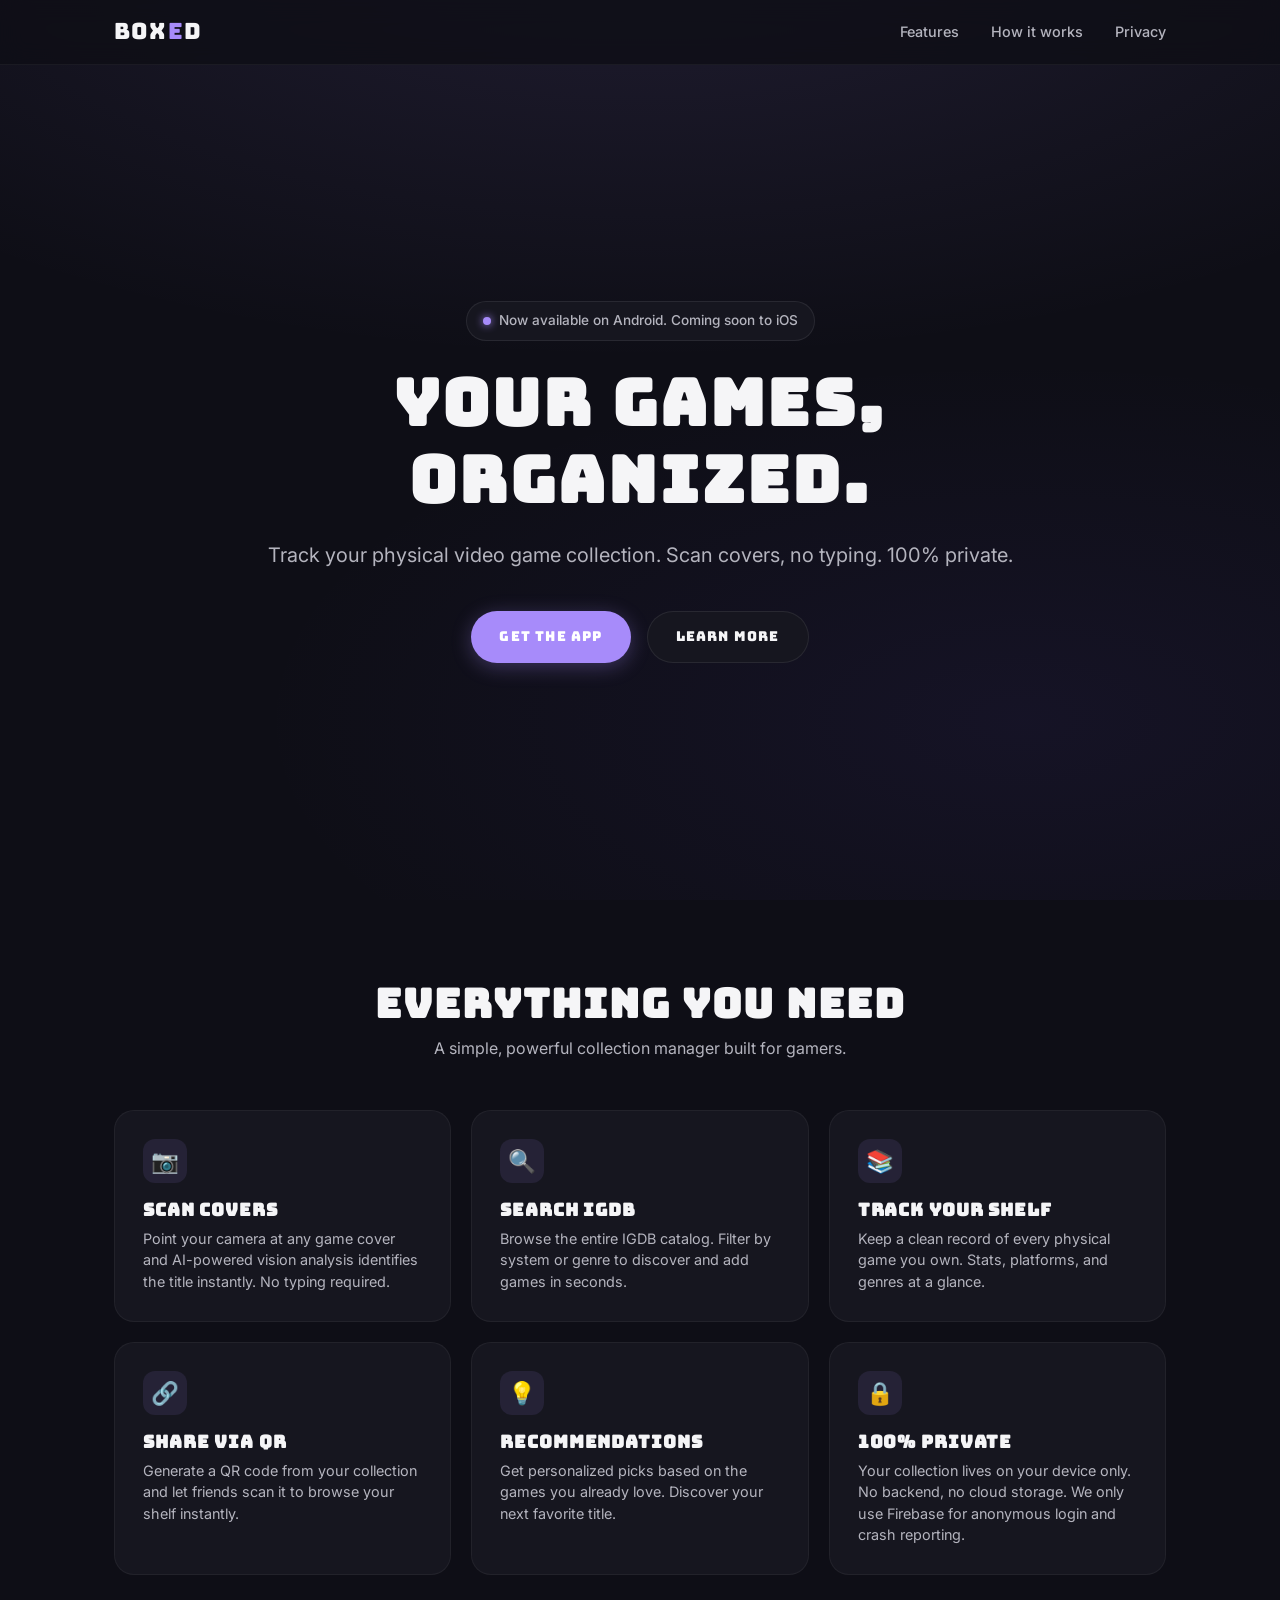
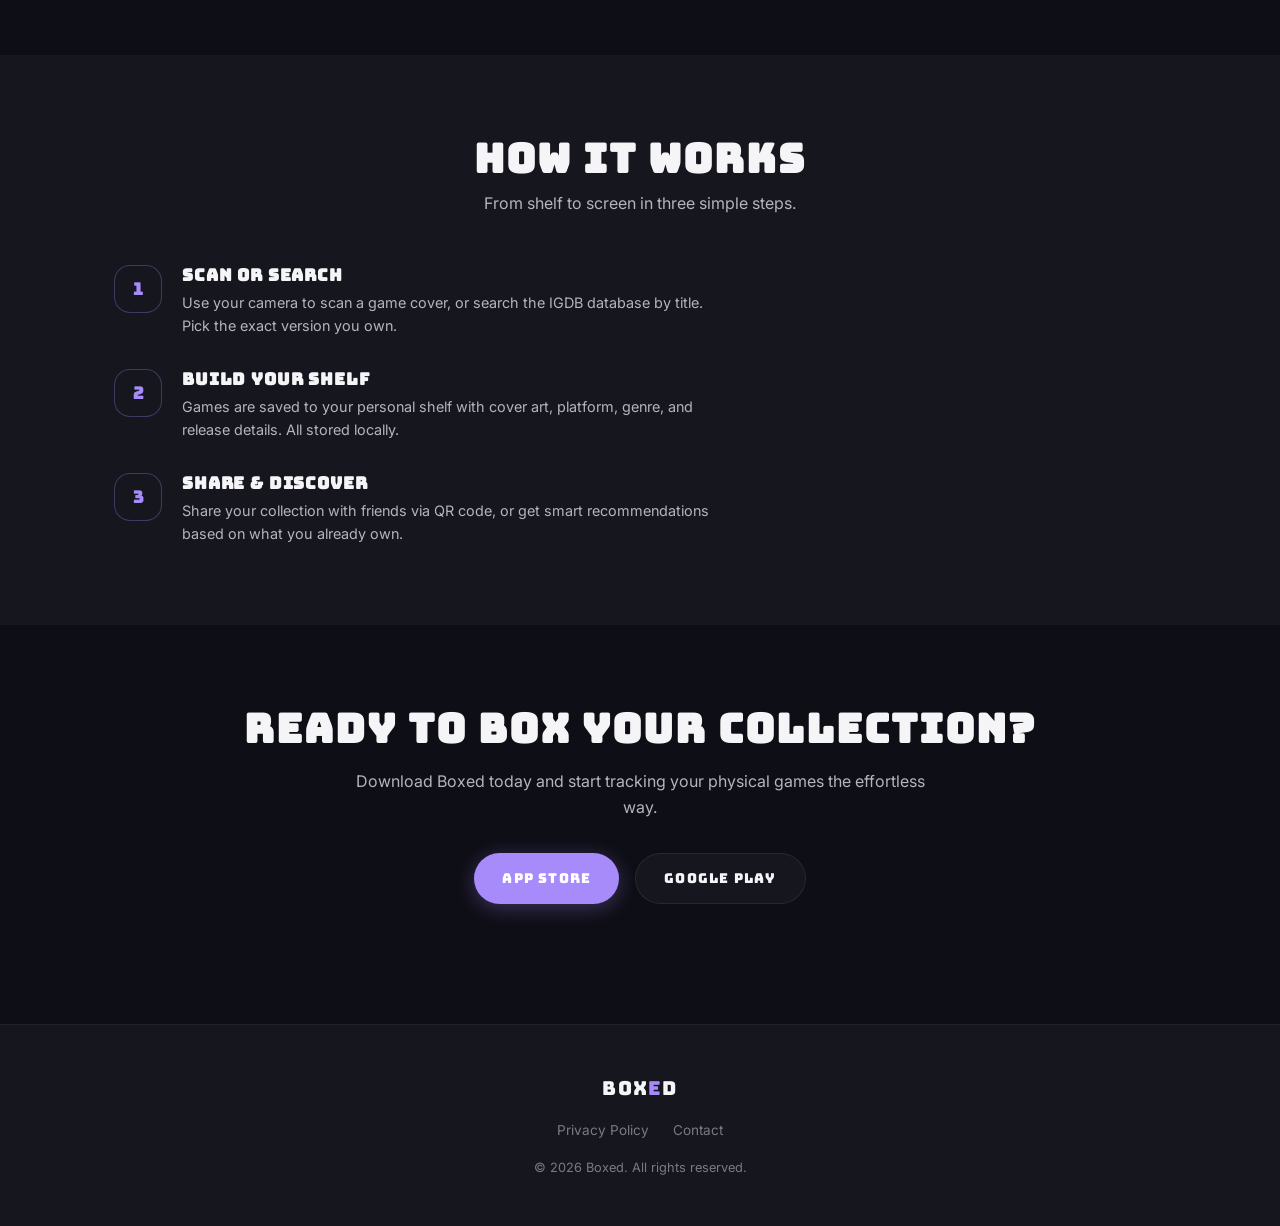
<file: docs/index.html>
<!DOCTYPE html>
<html lang="en">
<head>
  <meta charset="UTF-8">
  <meta name="viewport" content="width=device-width, initial-scale=1.0">
  <meta name="description" content="Track your physical video game collection. Scan covers, no typing. 100% private.">
  <meta name="theme-color" content="#A78BFA">
  <title>Boxed — Track Your Game Collection</title>
  <link rel="stylesheet" href="style.css">
  <link rel="icon" type="image/png" href="../web/favicon.png">
</head>
<body>

  <header class="header">
    <div class="container header-inner">
      <div class="logo">Box<span>e</span>d</div>
      <nav class="nav">
        <a href="#features">Features</a>
        <a href="#how-it-works">How it works</a>
        <a href="privacy.html">Privacy</a>
      </nav>
    </div>
  </header>

  <section class="hero">
    <div class="container hero-content">
      <div class="hero-badge">
        <span class="dot"></span>
        Now available on Android. Coming soon to iOS
      </div>
      <h1>Your Games,<br>Organized.</h1>
      <p>Track your physical video game collection. Scan covers, no typing. 100% private.</p>
      <div class="cta-group">
        <a href="#download" class="btn btn-primary">Get the App</a>
        <a href="#features" class="btn btn-secondary">Learn More</a>
      </div>
    </div>
  </section>

  <section id="features" class="section">
    <div class="container">
      <h2 style="text-align:center; margin-bottom:8px;">Everything you need</h2>
      <p style="text-align:center; margin:0 auto 0;">A simple, powerful collection manager built for gamers.</p>

      <div class="features-grid">
        <div class="card">
          <div class="card-icon">📷</div>
          <h3>Scan Covers</h3>
          <p>Point your camera at any game cover and AI-powered vision analysis identifies the title instantly. No typing required.</p>
        </div>
        <div class="card">
          <div class="card-icon">🔍</div>
          <h3>Search IGDB</h3>
          <p>Browse the entire IGDB catalog. Filter by system or genre to discover and add games in seconds.</p>
        </div>
        <div class="card">
          <div class="card-icon">📚</div>
          <h3>Track Your Shelf</h3>
          <p>Keep a clean record of every physical game you own. Stats, platforms, and genres at a glance.</p>
        </div>
        <div class="card">
          <div class="card-icon">🔗</div>
          <h3>Share via QR</h3>
          <p>Generate a QR code from your collection and let friends scan it to browse your shelf instantly.</p>
        </div>
        <div class="card">
          <div class="card-icon">💡</div>
          <h3>Recommendations</h3>
          <p>Get personalized picks based on the games you already love. Discover your next favorite title.</p>
        </div>
        <div class="card">
          <div class="card-icon">🔒</div>
          <h3>100% Private</h3>
          <p>Your collection lives on your device only. No backend, no cloud storage. We only use Firebase for anonymous login and crash reporting.</p>
        </div>
      </div>
    </div>
  </section>

  <section id="how-it-works" class="section" style="background: var(--surface);">
    <div class="container">
      <h2 style="text-align:center; margin-bottom:8px;">How it works</h2>
      <p style="text-align:center; margin:0 auto 0;">From shelf to screen in three simple steps.</p>

      <div class="steps">
        <div class="step">
          <div class="step-number">1</div>
          <div class="step-content">
            <h3>Scan or Search</h3>
            <p>Use your camera to scan a game cover, or search the IGDB database by title. Pick the exact version you own.</p>
          </div>
        </div>
        <div class="step">
          <div class="step-number">2</div>
          <div class="step-content">
            <h3>Build Your Shelf</h3>
            <p>Games are saved to your personal shelf with cover art, platform, genre, and release details. All stored locally.</p>
          </div>
        </div>
        <div class="step">
          <div class="step-number">3</div>
          <div class="step-content">
            <h3>Share & Discover</h3>
            <p>Share your collection with friends via QR code, or get smart recommendations based on what you already own.</p>
          </div>
        </div>
      </div>
    </div>
  </section>

  <section id="download" class="section">
    <div class="container" style="text-align:center;">
      <h2 style="margin-bottom:16px;">Ready to box your collection?</h2>
      <p style="margin:0 auto 32px;">Download Boxed today and start tracking your physical games the effortless way.</p>
      <div class="cta-group">
        <a href="#" class="btn btn-primary" onclick="alert('Coming soon to the App Store!')">App Store</a>
        <a href="https://play.google.com/store/apps/details?id=com.apps4fun.boxed" class="btn btn-secondary" target="_blank">Google Play</a>
      </div>
    </div>
  </section>

  <footer class="footer">
    <div class="container footer-inner">
      <div class="logo" style="font-size:1.2rem;">Box<span>e</span>d</div>
      <div class="footer-links">
        <a href="privacy.html">Privacy Policy</a>
        <a href="mailto:support@boxed.app">Contact</a>
      </div>
      <p class="copyright">© <span id="year"></span> Boxed. All rights reserved.</p>
    </div>
  </footer>

  <script>
    document.getElementById('year').textContent = new Date().getFullYear();
  </script>

</body>
</html>
</file>
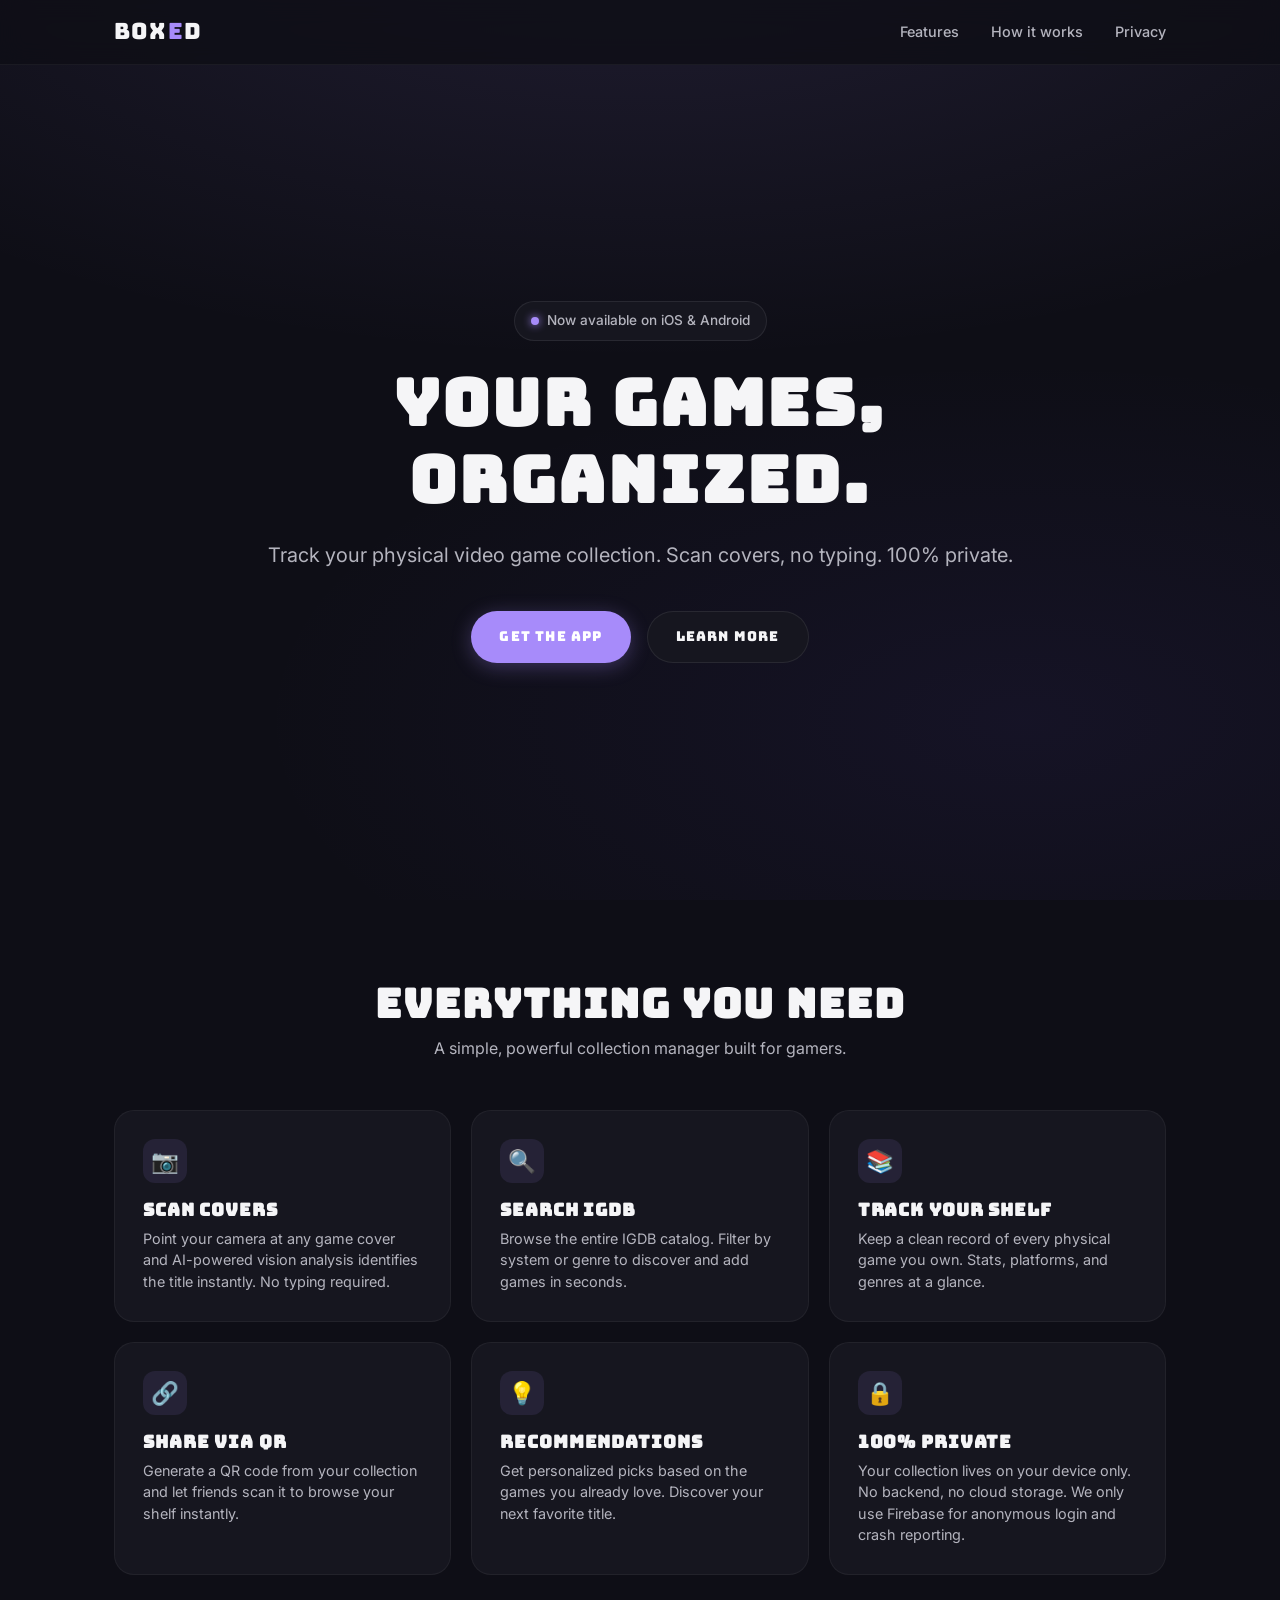
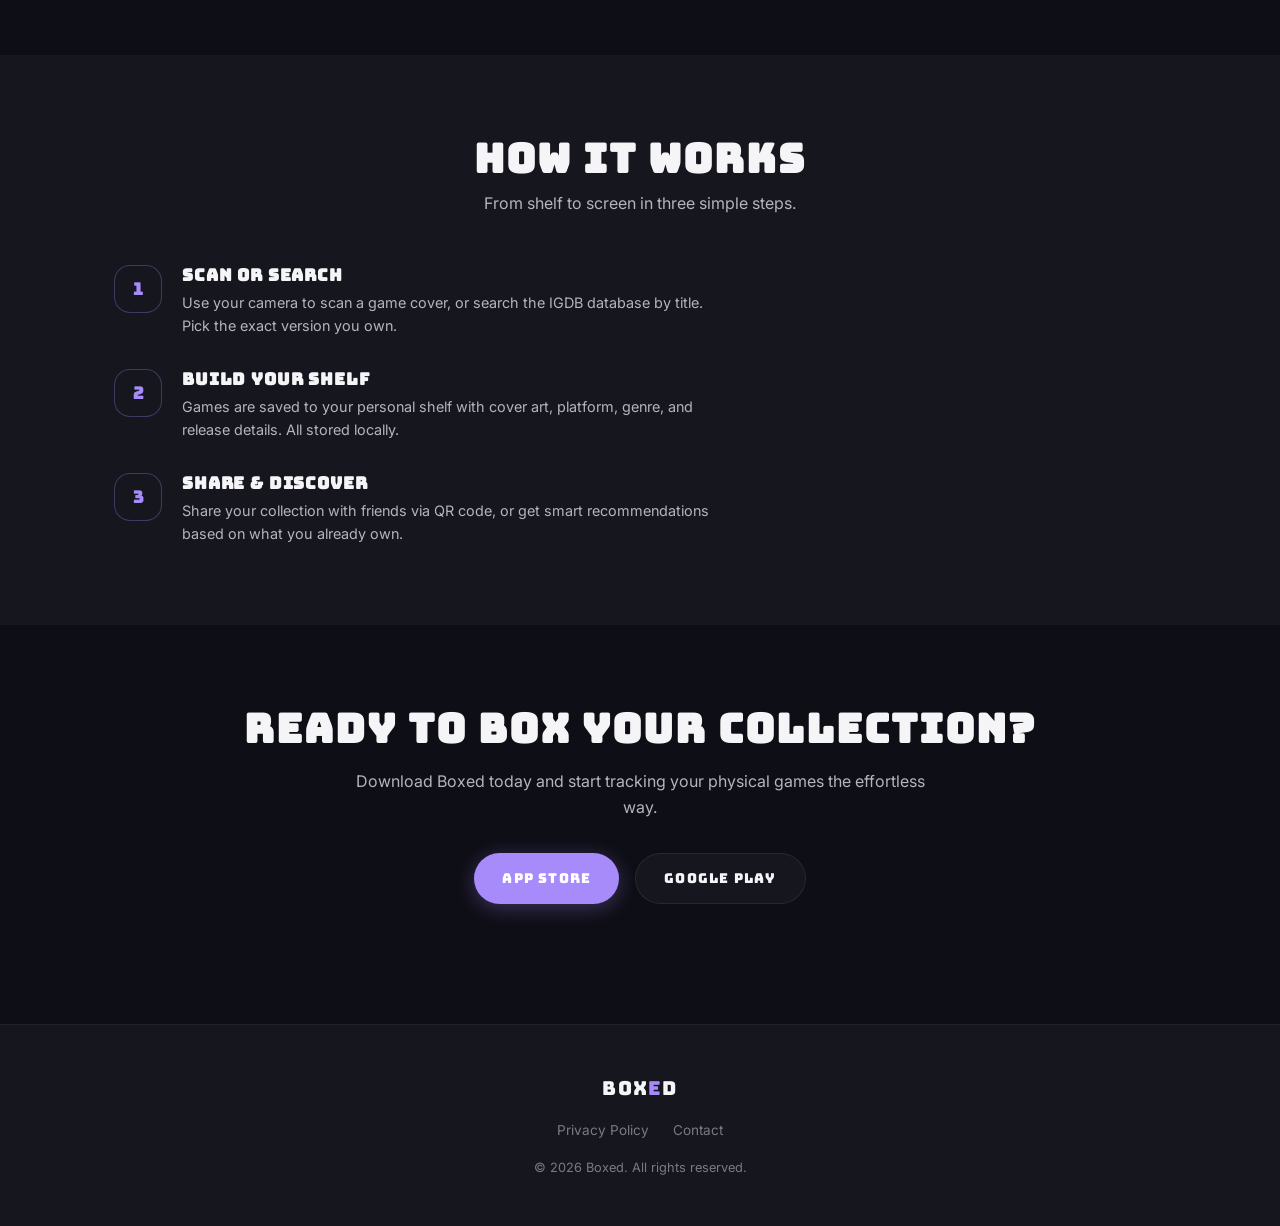
<file: page/index.html>
<!DOCTYPE html>
<html lang="en">
<head>
  <meta charset="UTF-8">
  <meta name="viewport" content="width=device-width, initial-scale=1.0">
  <meta name="description" content="Track your physical video game collection. Scan covers, no typing. 100% private.">
  <meta name="theme-color" content="#A78BFA">
  <title>Boxed — Track Your Game Collection</title>
  <link rel="stylesheet" href="style.css">
  <link rel="icon" type="image/png" href="../web/favicon.png">
</head>
<body>

  <header class="header">
    <div class="container header-inner">
      <div class="logo">Box<span>e</span>d</div>
      <nav class="nav">
        <a href="#features">Features</a>
        <a href="#how-it-works">How it works</a>
        <a href="privacy.html">Privacy</a>
      </nav>
    </div>
  </header>

  <section class="hero">
    <div class="container hero-content">
      <div class="hero-badge">
        <span class="dot"></span>
        Now available on iOS & Android
      </div>
      <h1>Your Games,<br>Organized.</h1>
      <p>Track your physical video game collection. Scan covers, no typing. 100% private.</p>
      <div class="cta-group">
        <a href="#download" class="btn btn-primary">Get the App</a>
        <a href="#features" class="btn btn-secondary">Learn More</a>
      </div>
    </div>
  </section>

  <section id="features" class="section">
    <div class="container">
      <h2 style="text-align:center; margin-bottom:8px;">Everything you need</h2>
      <p style="text-align:center; margin:0 auto 0;">A simple, powerful collection manager built for gamers.</p>

      <div class="features-grid">
        <div class="card">
          <div class="card-icon">📷</div>
          <h3>Scan Covers</h3>
          <p>Point your camera at any game cover and AI-powered vision analysis identifies the title instantly. No typing required.</p>
        </div>
        <div class="card">
          <div class="card-icon">🔍</div>
          <h3>Search IGDB</h3>
          <p>Browse the entire IGDB catalog. Filter by system or genre to discover and add games in seconds.</p>
        </div>
        <div class="card">
          <div class="card-icon">📚</div>
          <h3>Track Your Shelf</h3>
          <p>Keep a clean record of every physical game you own. Stats, platforms, and genres at a glance.</p>
        </div>
        <div class="card">
          <div class="card-icon">🔗</div>
          <h3>Share via QR</h3>
          <p>Generate a QR code from your collection and let friends scan it to browse your shelf instantly.</p>
        </div>
        <div class="card">
          <div class="card-icon">💡</div>
          <h3>Recommendations</h3>
          <p>Get personalized picks based on the games you already love. Discover your next favorite title.</p>
        </div>
        <div class="card">
          <div class="card-icon">🔒</div>
          <h3>100% Private</h3>
          <p>Your collection lives on your device only. No backend, no cloud storage. We only use Firebase for anonymous login and crash reporting.</p>
        </div>
      </div>
    </div>
  </section>

  <section id="how-it-works" class="section" style="background: var(--surface);">
    <div class="container">
      <h2 style="text-align:center; margin-bottom:8px;">How it works</h2>
      <p style="text-align:center; margin:0 auto 0;">From shelf to screen in three simple steps.</p>

      <div class="steps">
        <div class="step">
          <div class="step-number">1</div>
          <div class="step-content">
            <h3>Scan or Search</h3>
            <p>Use your camera to scan a game cover, or search the IGDB database by title. Pick the exact version you own.</p>
          </div>
        </div>
        <div class="step">
          <div class="step-number">2</div>
          <div class="step-content">
            <h3>Build Your Shelf</h3>
            <p>Games are saved to your personal shelf with cover art, platform, genre, and release details. All stored locally.</p>
          </div>
        </div>
        <div class="step">
          <div class="step-number">3</div>
          <div class="step-content">
            <h3>Share & Discover</h3>
            <p>Share your collection with friends via QR code, or get smart recommendations based on what you already own.</p>
          </div>
        </div>
      </div>
    </div>
  </section>

  <section id="download" class="section">
    <div class="container" style="text-align:center;">
      <h2 style="margin-bottom:16px;">Ready to box your collection?</h2>
      <p style="margin:0 auto 32px;">Download Boxed today and start tracking your physical games the effortless way.</p>
      <div class="cta-group">
        <a href="#" class="btn btn-primary" onclick="alert('Coming soon to the App Store!')">App Store</a>
        <a href="#" class="btn btn-secondary" onclick="alert('Coming soon to Google Play!')">Google Play</a>
      </div>
    </div>
  </section>

  <footer class="footer">
    <div class="container footer-inner">
      <div class="logo" style="font-size:1.2rem;">Box<span>e</span>d</div>
      <div class="footer-links">
        <a href="privacy.html">Privacy Policy</a>
        <a href="mailto:support@boxed.app">Contact</a>
      </div>
      <p class="copyright">© <span id="year"></span> Boxed. All rights reserved.</p>
    </div>
  </footer>

  <script>
    document.getElementById('year').textContent = new Date().getFullYear();
  </script>

</body>
</html>
</file>
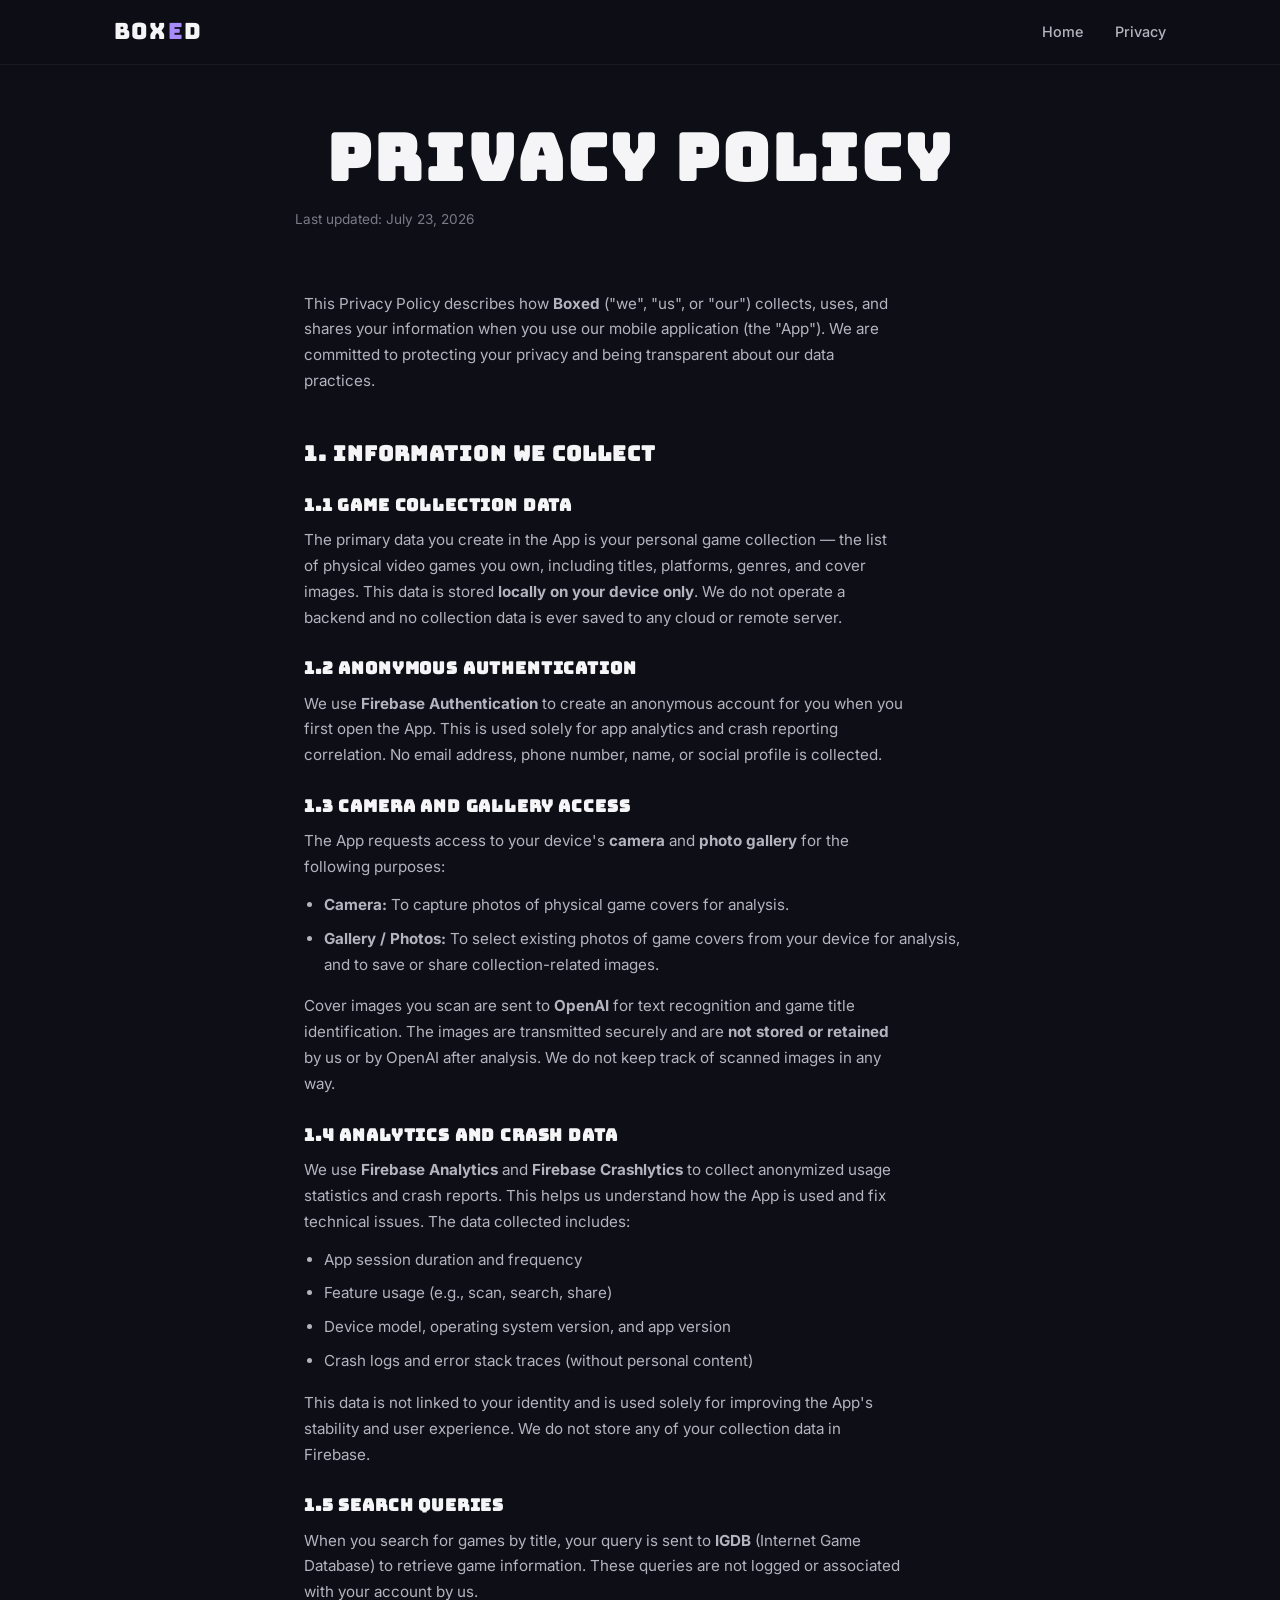
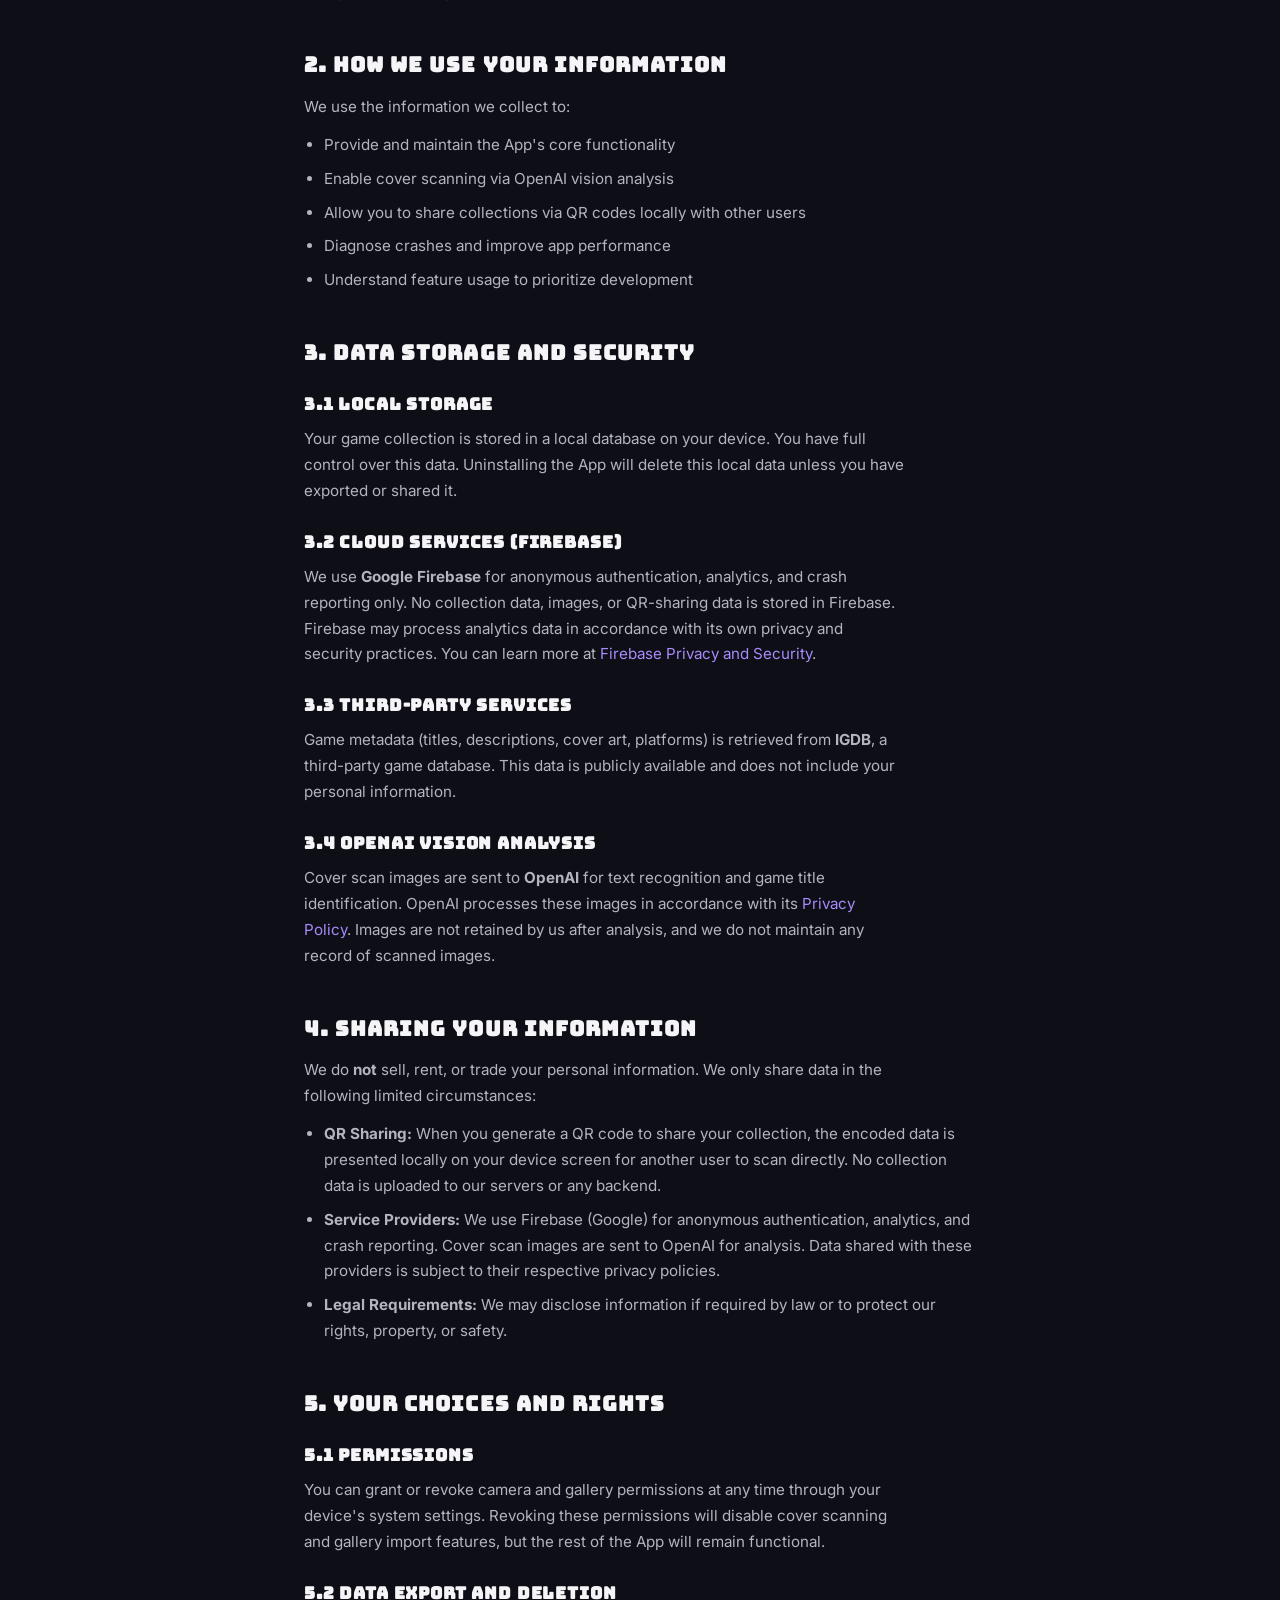
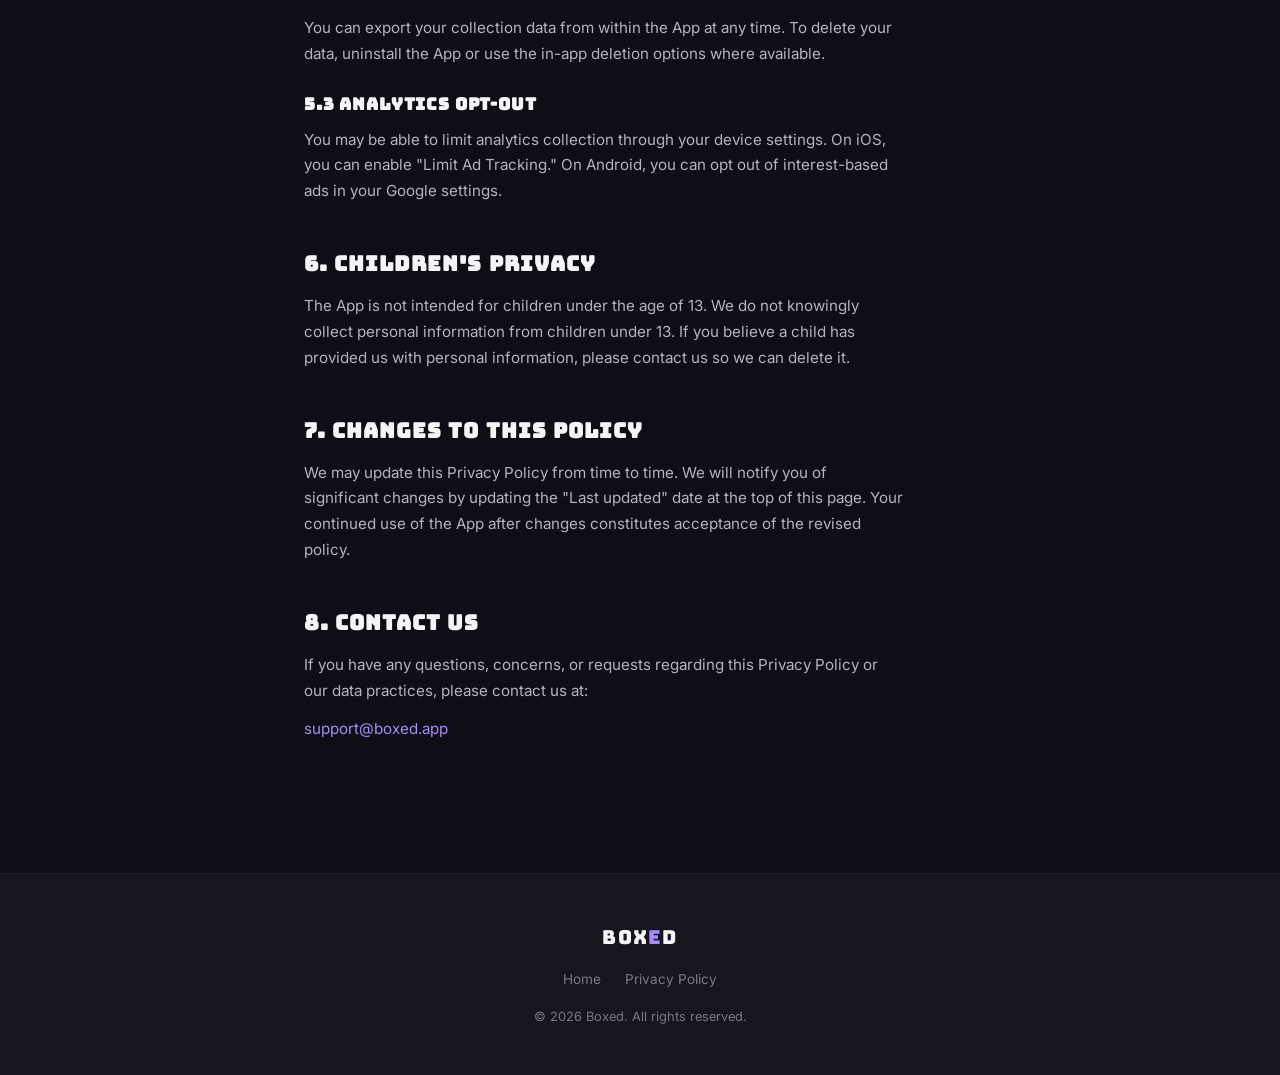
<file: docs/privacy.html>
<!DOCTYPE html>
<html lang="en">
<head>
  <meta charset="UTF-8">
  <meta name="viewport" content="width=device-width, initial-scale=1.0">
  <meta name="description" content="Boxed Privacy Policy">
  <meta name="theme-color" content="#A78BFA">
  <title>Privacy Policy — Boxed</title>
  <link rel="stylesheet" href="style.css">
  <link rel="icon" type="image/png" href="../web/favicon.png">
</head>
<body>

  <header class="header">
    <div class="container header-inner">
      <a href="index.html" class="logo">Box<span>e</span>d</a>
      <nav class="nav">
        <a href="index.html">Home</a>
        <a href="privacy.html">Privacy</a>
      </nav>
    </div>
  </header>

  <section class="privacy-hero">
    <div class="container">
      <h1>Privacy Policy</h1>
      <p class="last-updated">Last updated: July 23, 2026</p>
    </div>
  </section>

  <main class="container privacy-content">

    <p>
      This Privacy Policy describes how <strong>Boxed</strong> ("we", "us", or "our") collects, uses, and shares your information when you use our mobile application (the "App"). We are committed to protecting your privacy and being transparent about our data practices.
    </p>

    <h2>1. Information We Collect</h2>

    <h3>1.1 Game Collection Data</h3>
    <p>
      The primary data you create in the App is your personal game collection — the list of physical video games you own, including titles, platforms, genres, and cover images. This data is stored <strong>locally on your device only</strong>. We do not operate a backend and no collection data is ever saved to any cloud or remote server.
    </p>

    <h3>1.2 Anonymous Authentication</h3>
    <p>
      We use <strong>Firebase Authentication</strong> to create an anonymous account for you when you first open the App. This is used solely for app analytics and crash reporting correlation. No email address, phone number, name, or social profile is collected.
    </p>

    <h3>1.3 Camera and Gallery Access</h3>
    <p>
      The App requests access to your device's <strong>camera</strong> and <strong>photo gallery</strong> for the following purposes:
    </p>
    <ul>
      <li><strong>Camera:</strong> To capture photos of physical game covers for analysis.</li>
      <li><strong>Gallery / Photos:</strong> To select existing photos of game covers from your device for analysis, and to save or share collection-related images.</li>
    </ul>
    <p>
      Cover images you scan are sent to <strong>OpenAI</strong> for text recognition and game title identification. The images are transmitted securely and are <strong>not stored or retained</strong> by us or by OpenAI after analysis. We do not keep track of scanned images in any way.
    </p>

    <h3>1.4 Analytics and Crash Data</h3>
    <p>
      We use <strong>Firebase Analytics</strong> and <strong>Firebase Crashlytics</strong> to collect anonymized usage statistics and crash reports. This helps us understand how the App is used and fix technical issues. The data collected includes:
    </p>
    <ul>
      <li>App session duration and frequency</li>
      <li>Feature usage (e.g., scan, search, share)</li>
      <li>Device model, operating system version, and app version</li>
      <li>Crash logs and error stack traces (without personal content)</li>
    </ul>
    <p>
      This data is not linked to your identity and is used solely for improving the App's stability and user experience. We do not store any of your collection data in Firebase.
    </p>

    <h3>1.5 Search Queries</h3>
    <p>
      When you search for games by title, your query is sent to <strong>IGDB</strong> (Internet Game Database) to retrieve game information. These queries are not logged or associated with your account by us.
    </p>

    <h2>2. How We Use Your Information</h2>
    <p>We use the information we collect to:</p>
    <ul>
      <li>Provide and maintain the App's core functionality</li>
      <li>Enable cover scanning via OpenAI vision analysis</li>
      <li>Allow you to share collections via QR codes locally with other users</li>
      <li>Diagnose crashes and improve app performance</li>
      <li>Understand feature usage to prioritize development</li>
    </ul>

    <h2>3. Data Storage and Security</h2>

    <h3>3.1 Local Storage</h3>
    <p>
      Your game collection is stored in a local database on your device. You have full control over this data. Uninstalling the App will delete this local data unless you have exported or shared it.
    </p>

    <h3>3.2 Cloud Services (Firebase)</h3>
    <p>
      We use <strong>Google Firebase</strong> for anonymous authentication, analytics, and crash reporting only. No collection data, images, or QR-sharing data is stored in Firebase. Firebase may process analytics data in accordance with its own privacy and security practices. You can learn more at <a href="https://firebase.google.com/support/privacy" target="_blank" rel="noopener">Firebase Privacy and Security</a>.
    </p>

    <h3>3.3 Third-Party Services</h3>
    <p>
      Game metadata (titles, descriptions, cover art, platforms) is retrieved from <strong>IGDB</strong>, a third-party game database. This data is publicly available and does not include your personal information.
    </p>

    <h3>3.4 OpenAI Vision Analysis</h3>
    <p>
      Cover scan images are sent to <strong>OpenAI</strong> for text recognition and game title identification. OpenAI processes these images in accordance with its <a href="https://openai.com/privacy" target="_blank" rel="noopener">Privacy Policy</a>. Images are not retained by us after analysis, and we do not maintain any record of scanned images.
    </p>

    <h2>4. Sharing Your Information</h2>
    <p>
      We do <strong>not</strong> sell, rent, or trade your personal information. We only share data in the following limited circumstances:
    </p>
    <ul>
      <li><strong>QR Sharing:</strong> When you generate a QR code to share your collection, the encoded data is presented locally on your device screen for another user to scan directly. No collection data is uploaded to our servers or any backend.</li>
      <li><strong>Service Providers:</strong> We use Firebase (Google) for anonymous authentication, analytics, and crash reporting. Cover scan images are sent to OpenAI for analysis. Data shared with these providers is subject to their respective privacy policies.</li>
      <li><strong>Legal Requirements:</strong> We may disclose information if required by law or to protect our rights, property, or safety.</li>
    </ul>

    <h2>5. Your Choices and Rights</h2>

    <h3>5.1 Permissions</h3>
    <p>
      You can grant or revoke camera and gallery permissions at any time through your device's system settings. Revoking these permissions will disable cover scanning and gallery import features, but the rest of the App will remain functional.
    </p>

    <h3>5.2 Data Export and Deletion</h3>
    <p>
      You can export your collection data from within the App at any time. To delete your data, uninstall the App or use the in-app deletion options where available.
    </p>

    <h3>5.3 Analytics Opt-Out</h3>
    <p>
      You may be able to limit analytics collection through your device settings. On iOS, you can enable "Limit Ad Tracking." On Android, you can opt out of interest-based ads in your Google settings.
    </p>

    <h2>6. Children's Privacy</h2>
    <p>
      The App is not intended for children under the age of 13. We do not knowingly collect personal information from children under 13. If you believe a child has provided us with personal information, please contact us so we can delete it.
    </p>

    <h2>7. Changes to This Policy</h2>
    <p>
      We may update this Privacy Policy from time to time. We will notify you of significant changes by updating the "Last updated" date at the top of this page. Your continued use of the App after changes constitutes acceptance of the revised policy.
    </p>

    <h2>8. Contact Us</h2>
    <p>
      If you have any questions, concerns, or requests regarding this Privacy Policy or our data practices, please contact us at:
    </p>
    <p>
      <a href="mailto:support@boxed.app">support@boxed.app</a>
    </p>

  </main>

  <footer class="footer">
    <div class="container footer-inner">
      <div class="logo" style="font-size:1.2rem;">Box<span>e</span>d</div>
      <div class="footer-links">
        <a href="index.html">Home</a>
        <a href="privacy.html">Privacy Policy</a>
      </div>
      <p class="copyright">© <span id="year"></span> Boxed. All rights reserved.</p>
    </div>
  </footer>

  <script>
    document.getElementById('year').textContent = new Date().getFullYear();
  </script>

</body>
</html>
</file>
<file: docs/style.css>
/* Boxed Landing Page & Privacy Policy Styles */
/* Fonts */
@import url('https://fonts.googleapis.com/css2?family=Bungee&family=Inter:wght@400;500;600;700&display=swap');

/* CSS Variables */
:root {
  --bg: #0E0E16;
  --surface: #16161F;
  --surface-hi: #1F1F2B;
  --surface-hi2: #2A2A38;
  --text-primary: #F5F5F7;
  --text-secondary: #B4B4BE;
  --text-muted: #7A7A85;
  --accent: #A78BFA;
  --accent-muted: #8B7BC8;
  --accent-glow: #6D4FE0;
  --success: #34D399;
  --danger: #E57373;
  --warning: #E6B450;
  --radius-sm: 12px;
  --radius-md: 16px;
  --radius-lg: 20px;
  --radius-pill: 999px;
}

/* Reset */
*, *::before, *::after {
  box-sizing: border-box;
  margin: 0;
  padding: 0;
}

html {
  scroll-behavior: smooth;
}

body {
  font-family: 'Inter', system-ui, -apple-system, sans-serif;
  background: var(--bg);
  color: var(--text-primary);
  line-height: 1.6;
  -webkit-font-smoothing: antialiased;
  -moz-osx-font-smoothing: grayscale;
}

/* Typography */
h1, h2, h3, h4 {
  font-family: 'Bungee', cursive;
  letter-spacing: 0.05em;
  line-height: 1.2;
  color: var(--text-primary);
}

h1 { font-size: clamp(2.5rem, 5vw, 4rem); }
h2 { font-size: clamp(1.8rem, 4vw, 2.5rem); }
h3 { font-size: clamp(1.2rem, 3vw, 1.5rem); }

p {
  color: var(--text-secondary);
  max-width: 60ch;
}

a {
  color: var(--accent);
  text-decoration: none;
  transition: opacity 0.2s;
}

a:hover {
  opacity: 0.8;
  text-decoration: underline;
}

/* Layout utilities */
.container {
  width: 100%;
  max-width: 1100px;
  margin: 0 auto;
  padding: 0 24px;
}

.section {
  padding: 80px 0;
}

/* Header */
.header {
  position: fixed;
  top: 0;
  left: 0;
  right: 0;
  z-index: 100;
  background: rgba(14, 14, 22, 0.8);
  backdrop-filter: blur(12px);
  -webkit-backdrop-filter: blur(12px);
  border-bottom: 1px solid rgba(255,255,255,0.05);
}

.header-inner {
  display: flex;
  align-items: center;
  justify-content: space-between;
  height: 64px;
}

.logo {
  font-family: 'Bungee', cursive;
  font-size: 1.4rem;
  color: var(--text-primary);
  letter-spacing: 1.2px;
}

.logo span {
  color: var(--accent);
}

.nav a {
  font-size: 0.9rem;
  font-weight: 500;
  color: var(--text-secondary);
  margin-left: 28px;
}

.nav a:hover {
  color: var(--text-primary);
}

/* Hero */
.hero {
  position: relative;
  min-height: 100vh;
  display: flex;
  align-items: center;
  justify-content: center;
  text-align: center;
  padding-top: 64px;
  overflow: hidden;
}

.hero::before {
  content: '';
  position: absolute;
  inset: 0;
  background:
    radial-gradient(ellipse 80% 50% at 50% -10%, rgba(167,139,250,0.12), transparent),
    radial-gradient(ellipse 60% 40% at 80% 80%, rgba(109,79,224,0.08), transparent);
  pointer-events: none;
}

.hero-content {
  position: relative;
  z-index: 1;
}

.hero-badge {
  display: inline-flex;
  align-items: center;
  gap: 8px;
  padding: 8px 16px;
  background: var(--surface);
  border: 1px solid rgba(255,255,255,0.08);
  border-radius: var(--radius-pill);
  font-size: 0.85rem;
  font-weight: 500;
  color: var(--text-secondary);
  margin-bottom: 24px;
}

.hero-badge .dot {
  width: 8px;
  height: 8px;
  background: var(--accent);
  border-radius: 50%;
  box-shadow: 0 0 8px var(--accent);
}

.hero h1 {
  margin-bottom: 20px;
}

.hero p {
  font-size: clamp(1rem, 2vw, 1.25rem);
  margin: 0 auto 40px;
  color: var(--text-secondary);
}

.cta-group {
  display: flex;
  gap: 16px;
  justify-content: center;
  flex-wrap: wrap;
}

/* Buttons */
.btn {
  display: inline-flex;
  align-items: center;
  justify-content: center;
  gap: 10px;
  padding: 14px 28px;
  font-family: 'Bungee', cursive;
  font-size: 0.85rem;
  letter-spacing: 1.2px;
  border-radius: var(--radius-pill);
  border: none;
  cursor: pointer;
  transition: transform 0.2s, box-shadow 0.2s, background 0.2s;
  text-decoration: none;
}

.btn-primary {
  background: var(--accent);
  color: #fff;
  box-shadow: 0 4px 20px rgba(167,139,250,0.3);
}

.btn-primary:hover {
  transform: translateY(-2px);
  box-shadow: 0 6px 28px rgba(167,139,250,0.4);
  opacity: 1;
  text-decoration: none;
}

.btn-secondary {
  background: var(--surface);
  color: var(--text-primary);
  border: 1px solid rgba(255,255,255,0.08);
}

.btn-secondary:hover {
  background: var(--surface-hi);
  transform: translateY(-2px);
  opacity: 1;
  text-decoration: none;
}

/* Feature cards */
.features-grid {
  display: grid;
  grid-template-columns: repeat(auto-fit, minmax(260px, 1fr));
  gap: 20px;
  margin-top: 48px;
}

.card {
  background: var(--surface);
  border: 1px solid rgba(255,255,255,0.05);
  border-radius: var(--radius-lg);
  padding: 28px;
  transition: transform 0.2s, border-color 0.2s;
}

.card:hover {
  transform: translateY(-4px);
  border-color: rgba(167,139,250,0.2);
}

.card-icon {
  width: 44px;
  height: 44px;
  display: flex;
  align-items: center;
  justify-content: center;
  background: rgba(167,139,250,0.1);
  border-radius: var(--radius-sm);
  margin-bottom: 16px;
  font-size: 1.4rem;
}

.card h3 {
  margin-bottom: 8px;
  font-size: 1.1rem;
}

.card p {
  font-size: 0.9rem;
  color: var(--text-secondary);
  line-height: 1.5;
}

/* How it works */
.steps {
  display: flex;
  flex-direction: column;
  gap: 32px;
  margin-top: 48px;
}

.step {
  display: flex;
  align-items: flex-start;
  gap: 20px;
}

.step-number {
  flex-shrink: 0;
  width: 48px;
  height: 48px;
  display: flex;
  align-items: center;
  justify-content: center;
  background: var(--surface);
  border: 1px solid rgba(167,139,250,0.3);
  border-radius: var(--radius-md);
  font-family: 'Bungee', cursive;
  color: var(--accent);
  font-size: 1.1rem;
}

.step-content h3 {
  margin-bottom: 6px;
  font-size: 1.05rem;
}

.step-content p {
  font-size: 0.9rem;
}

/* Footer */
.footer {
  background: var(--surface);
  border-top: 1px solid rgba(255,255,255,0.05);
  padding: 48px 0;
  margin-top: 40px;
}

.footer-inner {
  display: flex;
  flex-direction: column;
  align-items: center;
  gap: 16px;
  text-align: center;
}

.footer-links {
  display: flex;
  gap: 24px;
  flex-wrap: wrap;
  justify-content: center;
}

.footer-links a {
  font-size: 0.85rem;
  color: var(--text-muted);
}

.footer-links a:hover {
  color: var(--text-secondary);
}

.copyright {
  font-size: 0.8rem;
  color: var(--text-muted);
}

/* Privacy page specific */
.privacy-hero {
  padding: 120px 0 60px;
  text-align: center;
}

.privacy-hero h1 {
  margin-bottom: 12px;
}

.privacy-hero .last-updated {
  font-size: 0.85rem;
  color: var(--text-muted);
}

.privacy-content {
  max-width: 720px;
  margin: 0 auto;
  padding-bottom: 80px;
}

.privacy-content h2 {
  margin-top: 48px;
  margin-bottom: 16px;
  font-size: 1.3rem;
}

.privacy-content h3 {
  margin-top: 28px;
  margin-bottom: 12px;
  font-size: 1.05rem;
}

.privacy-content p,
.privacy-content li {
  color: var(--text-secondary);
  font-size: 0.95rem;
  line-height: 1.7;
  margin-bottom: 12px;
}

.privacy-content ul {
  margin-left: 20px;
  margin-bottom: 16px;
}

.privacy-content li {
  margin-bottom: 8px;
}

.privacy-content a {
  word-break: break-word;
}

/* Responsive */
@media (max-width: 640px) {
  .section { padding: 56px 0; }
  .nav { display: none; }
  .step { flex-direction: column; gap: 12px; }
  .step-number { width: 40px; height: 40px; font-size: 1rem; }
}
</file>
<file: page/style.css>
/* Boxed Landing Page & Privacy Policy Styles */
/* Fonts */
@import url('https://fonts.googleapis.com/css2?family=Bungee&family=Inter:wght@400;500;600;700&display=swap');

/* CSS Variables */
:root {
  --bg: #0E0E16;
  --surface: #16161F;
  --surface-hi: #1F1F2B;
  --surface-hi2: #2A2A38;
  --text-primary: #F5F5F7;
  --text-secondary: #B4B4BE;
  --text-muted: #7A7A85;
  --accent: #A78BFA;
  --accent-muted: #8B7BC8;
  --accent-glow: #6D4FE0;
  --success: #34D399;
  --danger: #E57373;
  --warning: #E6B450;
  --radius-sm: 12px;
  --radius-md: 16px;
  --radius-lg: 20px;
  --radius-pill: 999px;
}

/* Reset */
*, *::before, *::after {
  box-sizing: border-box;
  margin: 0;
  padding: 0;
}

html {
  scroll-behavior: smooth;
}

body {
  font-family: 'Inter', system-ui, -apple-system, sans-serif;
  background: var(--bg);
  color: var(--text-primary);
  line-height: 1.6;
  -webkit-font-smoothing: antialiased;
  -moz-osx-font-smoothing: grayscale;
}

/* Typography */
h1, h2, h3, h4 {
  font-family: 'Bungee', cursive;
  letter-spacing: 0.05em;
  line-height: 1.2;
  color: var(--text-primary);
}

h1 { font-size: clamp(2.5rem, 5vw, 4rem); }
h2 { font-size: clamp(1.8rem, 4vw, 2.5rem); }
h3 { font-size: clamp(1.2rem, 3vw, 1.5rem); }

p {
  color: var(--text-secondary);
  max-width: 60ch;
}

a {
  color: var(--accent);
  text-decoration: none;
  transition: opacity 0.2s;
}

a:hover {
  opacity: 0.8;
  text-decoration: underline;
}

/* Layout utilities */
.container {
  width: 100%;
  max-width: 1100px;
  margin: 0 auto;
  padding: 0 24px;
}

.section {
  padding: 80px 0;
}

/* Header */
.header {
  position: fixed;
  top: 0;
  left: 0;
  right: 0;
  z-index: 100;
  background: rgba(14, 14, 22, 0.8);
  backdrop-filter: blur(12px);
  -webkit-backdrop-filter: blur(12px);
  border-bottom: 1px solid rgba(255,255,255,0.05);
}

.header-inner {
  display: flex;
  align-items: center;
  justify-content: space-between;
  height: 64px;
}

.logo {
  font-family: 'Bungee', cursive;
  font-size: 1.4rem;
  color: var(--text-primary);
  letter-spacing: 1.2px;
}

.logo span {
  color: var(--accent);
}

.nav a {
  font-size: 0.9rem;
  font-weight: 500;
  color: var(--text-secondary);
  margin-left: 28px;
}

.nav a:hover {
  color: var(--text-primary);
}

/* Hero */
.hero {
  position: relative;
  min-height: 100vh;
  display: flex;
  align-items: center;
  justify-content: center;
  text-align: center;
  padding-top: 64px;
  overflow: hidden;
}

.hero::before {
  content: '';
  position: absolute;
  inset: 0;
  background:
    radial-gradient(ellipse 80% 50% at 50% -10%, rgba(167,139,250,0.12), transparent),
    radial-gradient(ellipse 60% 40% at 80% 80%, rgba(109,79,224,0.08), transparent);
  pointer-events: none;
}

.hero-content {
  position: relative;
  z-index: 1;
}

.hero-badge {
  display: inline-flex;
  align-items: center;
  gap: 8px;
  padding: 8px 16px;
  background: var(--surface);
  border: 1px solid rgba(255,255,255,0.08);
  border-radius: var(--radius-pill);
  font-size: 0.85rem;
  font-weight: 500;
  color: var(--text-secondary);
  margin-bottom: 24px;
}

.hero-badge .dot {
  width: 8px;
  height: 8px;
  background: var(--accent);
  border-radius: 50%;
  box-shadow: 0 0 8px var(--accent);
}

.hero h1 {
  margin-bottom: 20px;
}

.hero p {
  font-size: clamp(1rem, 2vw, 1.25rem);
  margin: 0 auto 40px;
  color: var(--text-secondary);
}

.cta-group {
  display: flex;
  gap: 16px;
  justify-content: center;
  flex-wrap: wrap;
}

/* Buttons */
.btn {
  display: inline-flex;
  align-items: center;
  justify-content: center;
  gap: 10px;
  padding: 14px 28px;
  font-family: 'Bungee', cursive;
  font-size: 0.85rem;
  letter-spacing: 1.2px;
  border-radius: var(--radius-pill);
  border: none;
  cursor: pointer;
  transition: transform 0.2s, box-shadow 0.2s, background 0.2s;
  text-decoration: none;
}

.btn-primary {
  background: var(--accent);
  color: #fff;
  box-shadow: 0 4px 20px rgba(167,139,250,0.3);
}

.btn-primary:hover {
  transform: translateY(-2px);
  box-shadow: 0 6px 28px rgba(167,139,250,0.4);
  opacity: 1;
  text-decoration: none;
}

.btn-secondary {
  background: var(--surface);
  color: var(--text-primary);
  border: 1px solid rgba(255,255,255,0.08);
}

.btn-secondary:hover {
  background: var(--surface-hi);
  transform: translateY(-2px);
  opacity: 1;
  text-decoration: none;
}

/* Feature cards */
.features-grid {
  display: grid;
  grid-template-columns: repeat(auto-fit, minmax(260px, 1fr));
  gap: 20px;
  margin-top: 48px;
}

.card {
  background: var(--surface);
  border: 1px solid rgba(255,255,255,0.05);
  border-radius: var(--radius-lg);
  padding: 28px;
  transition: transform 0.2s, border-color 0.2s;
}

.card:hover {
  transform: translateY(-4px);
  border-color: rgba(167,139,250,0.2);
}

.card-icon {
  width: 44px;
  height: 44px;
  display: flex;
  align-items: center;
  justify-content: center;
  background: rgba(167,139,250,0.1);
  border-radius: var(--radius-sm);
  margin-bottom: 16px;
  font-size: 1.4rem;
}

.card h3 {
  margin-bottom: 8px;
  font-size: 1.1rem;
}

.card p {
  font-size: 0.9rem;
  color: var(--text-secondary);
  line-height: 1.5;
}

/* How it works */
.steps {
  display: flex;
  flex-direction: column;
  gap: 32px;
  margin-top: 48px;
}

.step {
  display: flex;
  align-items: flex-start;
  gap: 20px;
}

.step-number {
  flex-shrink: 0;
  width: 48px;
  height: 48px;
  display: flex;
  align-items: center;
  justify-content: center;
  background: var(--surface);
  border: 1px solid rgba(167,139,250,0.3);
  border-radius: var(--radius-md);
  font-family: 'Bungee', cursive;
  color: var(--accent);
  font-size: 1.1rem;
}

.step-content h3 {
  margin-bottom: 6px;
  font-size: 1.05rem;
}

.step-content p {
  font-size: 0.9rem;
}

/* Footer */
.footer {
  background: var(--surface);
  border-top: 1px solid rgba(255,255,255,0.05);
  padding: 48px 0;
  margin-top: 40px;
}

.footer-inner {
  display: flex;
  flex-direction: column;
  align-items: center;
  gap: 16px;
  text-align: center;
}

.footer-links {
  display: flex;
  gap: 24px;
  flex-wrap: wrap;
  justify-content: center;
}

.footer-links a {
  font-size: 0.85rem;
  color: var(--text-muted);
}

.footer-links a:hover {
  color: var(--text-secondary);
}

.copyright {
  font-size: 0.8rem;
  color: var(--text-muted);
}

/* Privacy page specific */
.privacy-hero {
  padding: 120px 0 60px;
  text-align: center;
}

.privacy-hero h1 {
  margin-bottom: 12px;
}

.privacy-hero .last-updated {
  font-size: 0.85rem;
  color: var(--text-muted);
}

.privacy-content {
  max-width: 720px;
  margin: 0 auto;
  padding-bottom: 80px;
}

.privacy-content h2 {
  margin-top: 48px;
  margin-bottom: 16px;
  font-size: 1.3rem;
}

.privacy-content h3 {
  margin-top: 28px;
  margin-bottom: 12px;
  font-size: 1.05rem;
}

.privacy-content p,
.privacy-content li {
  color: var(--text-secondary);
  font-size: 0.95rem;
  line-height: 1.7;
  margin-bottom: 12px;
}

.privacy-content ul {
  margin-left: 20px;
  margin-bottom: 16px;
}

.privacy-content li {
  margin-bottom: 8px;
}

.privacy-content a {
  word-break: break-word;
}

/* Responsive */
@media (max-width: 640px) {
  .section { padding: 56px 0; }
  .nav { display: none; }
  .step { flex-direction: column; gap: 12px; }
  .step-number { width: 40px; height: 40px; font-size: 1rem; }
}
</file>
